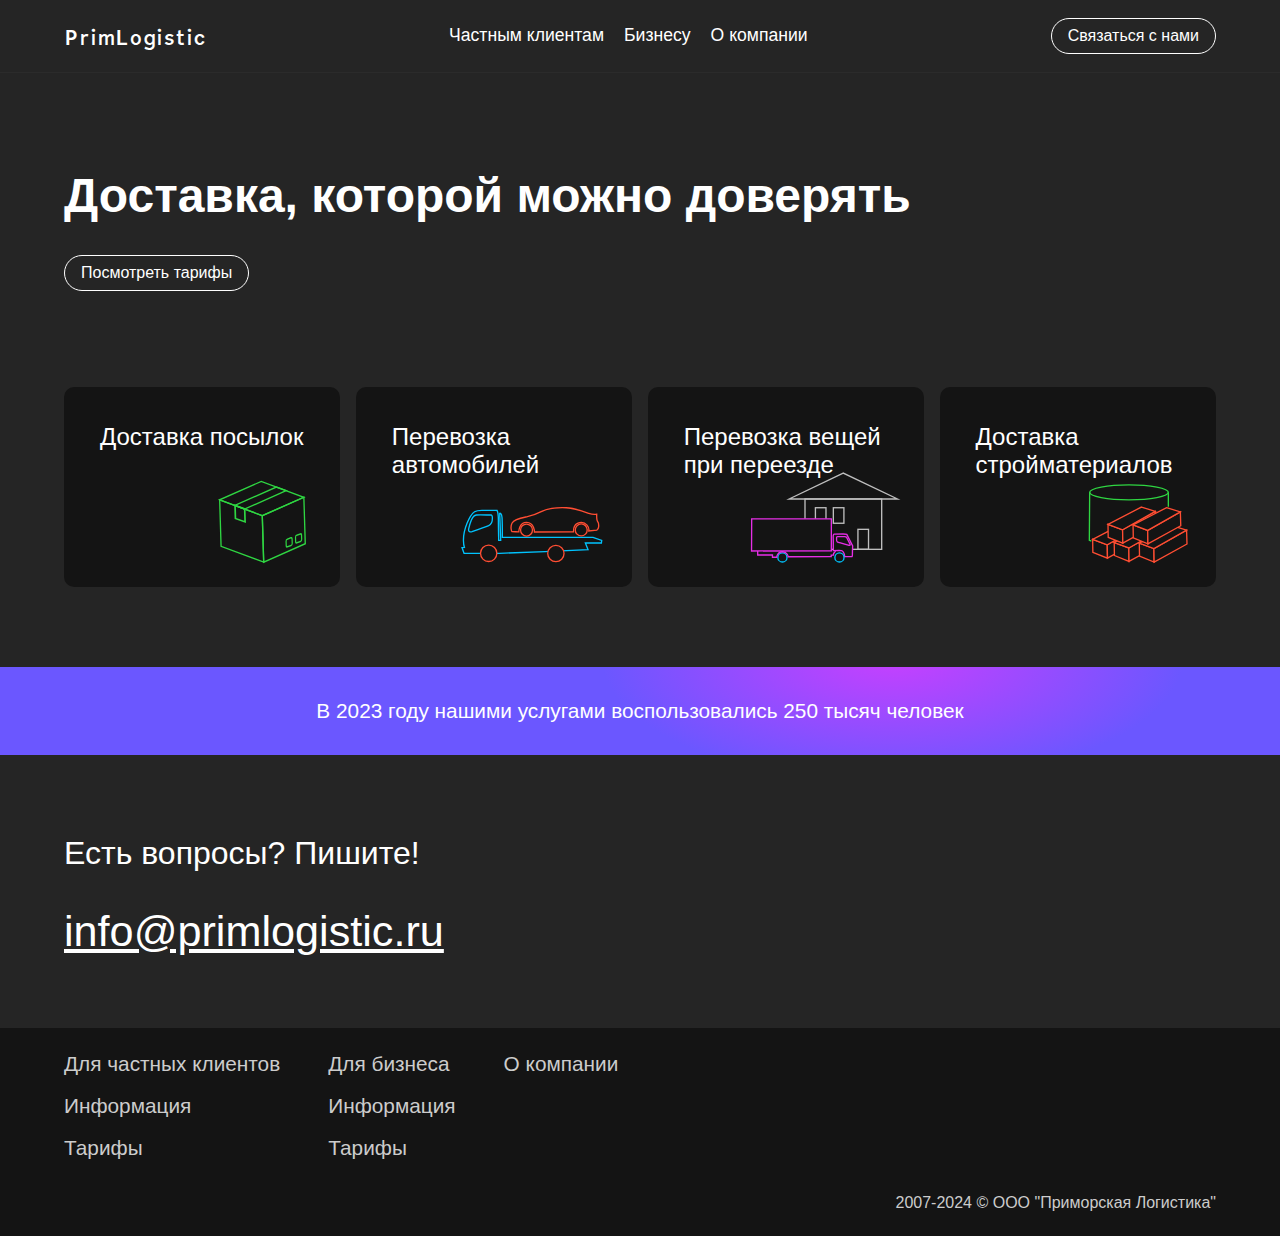
<file: Pages/forPrivates.html>
<!DOCTYPE html>
<html>
    <head>
        <meta charset="UTF-8">
        <link rel="stylesheet" href="../Style/general.css">
        <link rel="stylesheet" href="../Style/generalMedium.css">
        <link rel="stylesheet" href="../Style/generalMobile.css">
        <link rel="stylesheet" href="../Style/forPrivates.css">
        <link rel="stylesheet" href="../Style/forPrivatesMedium.css">
        <link rel="stylesheet" href="../Style/forPrivatesMobile.css">
        <title>Доставка для частных клиентов | PrimLogistic</title>
    </head>
    <body id="body">
        <header>
            <div class="header-cont">
                <a class="logo-place" href="../index.html">PrimLogistic</a>
                <nav>
                    <a class="nav-button" href="./forPrivates.html">Частным клиентам</a>
                    <a class="nav-button" href="./forBusiness.html">Бизнесу</a>
                    <a class="nav-button" href="./about.html">О компании</a>
                </nav>
                <button class="contact-button" onclick="openContacts()">Связаться с нами</button>
                <div class="menu-button open-button" onclick="openMobileMenu()"></div>
            </div>
            <div class="header-border"></div>
        </header>
        <main>
            <div class="desktop-cont">
                <div class="headline-place">
                    <h1>Доставка, которой можно доверять</h1>
                    <a class="to-prices-button" href="./privatesPrices.html">Посмотреть тарифы</a>
                </div>
                <div class="why-us">
                    <div class="why-us-content">
                        <div class="why-us-card card-1">Доставка посылок</div>
                        <div class="why-us-card card-2">Перевозка автомобилей</div>
                        <div class="why-us-card card-3">Перевозка вещей при переезде</div>
                        <div class="why-us-card card-4">Доставка стройматериалов</div>
                    </div>
                </div>
                <div class="contracts-wrapper">
                    <div class="contracts">В 2023 году нашими услугами воспользовались 250 тысяч человек</div>
                </div>
                <div class="any-questions">
                    <div class="any-questions-headline">Есть вопросы? Пишите!</div>
                    <div class="any-questions-content">info@primlogistic.ru</div>
                </div>
            </div>
            <div class="mobile-cont">
                <div class="headline-place">
                    <h1>Доставка, которой можно доверять</h1>
                    <a class="to-prices-button" href="./privatesPrices.html">Посмотреть тарифы</a>
                </div>
                <div class="why-us">
                    <div class="why-us-card card-1">Доставка посылок</div>
                    <div class="why-us-card card-2">Перевозка автомобилей</div>
                    <div class="why-us-card card-3">Перевозка вещей при переезде</div>
                    <div class="why-us-card card-4">Доставка стройматериалов</div>
                </div>
                <div class="contracts-wrapper">
                    <div class="contracts">В 2023 году нашими услугами воспользовались 250 тысяч человек</div>
                </div>
                <div class="any-questions">
                    <div class="any-questions-headline">Есть вопросы? Пишите!</div>
                    <div class="any-questions-content">info@primlogistic.ru</div>
                </div>
            </div>
        </main>
        <footer>
            <div class="footer-top">
                <div class="footer-column">
                    <div class="footer-line">Для частных клиентов</div>
                    <a class="footer-line footer-link" href="./forPrivates.html">Информация</a>
                    <a class="footer-line footer-link" href="./privatesPrices.html">Тарифы</a>
                </div>
                <div class="footer-column">
                    <div class="footer-line">Для бизнеса</div>
                    <a class="footer-line footer-link" href="./forBusiness.html">Информация</a>
                    <a class="footer-line footer-link" href="./businessPrices.html">Тарифы</a>
                </div>
                <div class="footer-column">
                    <a class="footer-line footer-link" href="./about.html">О компании</a>
                </div>
            </div>
            <div class="footer-bottom">
                <div class="social-media-container"></div>
                <div class="copyright">2007-2024 &copy; ООО "Приморская Логистика"</div>
            </div>
        </footer>
        <div class="mobile-menu" id="mob-menu">
            <div class="mobile-menu-header">
                <div class="menu-text">Меню</div>
                <div class="menu-button close-button" onclick="closeMobileMenu()"></div>
            </div>
            <div class="mobile-menu-container">
                <a class="mobile-menu-button" href="./forPrivates.html">Частным клиентам</a>
                <a class="mobile-menu-button" href="./forBusiness.html">Бизнесу</a>
                <a class="mobile-menu-button" href="./about.html">О компании</a>
            </div>
            <div class="mobile-contacts">
                <div class="mobile-contact-headline">Контакты для оформления доставки</div>
                <div class="mobile-contact">8-423-997-00-00</div>
                <div class="mobile-contact email">contact@primlogistic.ru</div>
            </div>
        </div>
        <div class="contacts-wrapper" id="contacts-wrapper">
            <div class="contacts">
                <div class="contacts-text">8-423-997-00-00</div>
                <div class="contacts-text">contact@primlogistic.ru</div>
                <div class="contacts-upper-text">Контакты для оформления доставки</div> 
                <button class="contacts-button" onclick="closeContacts()"></button>
            </div>
        </div>
        
        <script src="../Scripts/contacts.js"></script>
        <script src="../Scripts/mobileMenu.js"></script>
    </body>
</html>
</file>
<file: Style/general.css>
@font-face {
    font-family: 'Russian Road Sign';
    src: url('../Fonts/russianroadsign_medium.otf');
}

* {
    padding: 0;
    margin: 0;
    box-sizing: border-box;
    font-family: Trebuchet MS, Arial, sans-serif;
}

header {    
    width: 100%;
    /* background-color: #202020; */
    background-color: #252525;
    position: fixed;
    top: 0;
    left: 0;    
    z-index: 10;
}

.header-cont {
    width: 90%;
    height: 4.5em;
    margin: 0 auto;
    color: #fff;
    display: flex;
    align-items: center;
    justify-content: space-between;
}

.logo-place {
    font-family: 'Russian Road Sign';
    font-size: 1.7em;
}

.logo-place-alt {
    font-family: 'Russian Road Sign';
    font-size: 1.7em;
    display: none;
}

nav {
    font-size: 1.1em;
    display: flex;
    gap: 20px;
}

a {
    text-decoration: none;
    color: inherit;
}

.nav-button {
    padding: .3em 0;
    border-bottom: 1px solid transparent;
    display: block;
    transition: all .3s;
    cursor: pointer;
}

.nav-button:hover {
    border-color: #fff;
}

.contact-button {
    padding: .5em 1em;
    background-color: transparent;
    color: #fff;
    border: 1px solid #fff;
    border-radius: 50px;
    font-size: 1em;
    transition: all .3s ease-in;
    cursor: pointer;
}

.contact-button:hover {
    background-color: #fff;
    color: #252525;
}

.menu-button {
    display: none;
}

.header-border {
    border-bottom: 1px solid #2b2b2b;
}

.mobile-menu {
    display: none;
}

.contacts-wrapper {
    height: 100vh;
    width: 100%;
    padding-bottom: 1.2em;
    display: flex;
    flex-direction: column;
    justify-content: flex-end;
    position: fixed;
    top: 100vh;
    left: 0;
    z-index: 11;
    overflow: hidden;
    transition: top .3s;
}

.contacts {
    min-height: 300px;
    width: 90%;
    margin: 0 auto;
    padding: 3.6em;
    background-color: black;
    border-radius: 20px;
    display: flex;
    justify-content: space-between;
    align-items: center;
    flex-wrap: wrap;
    position: relative;
}

.contacts-text {
    font-size: 4em;
    color: #fff;
}

.contacts-upper-text {
    font-size: 1.2em;
    color: #fff;
    position: absolute;
    top: 1em;
    left: 1em;
}

.contacts-button {
    height: 2.2em;
    width: 2.2em;
    background-image: url('../Images/Cross.svg');
    background-color: transparent;
    background-size: 100% 100%;
    border: none;
    position: absolute;
    top: 1em;
    right: 1em;
    cursor: pointer;
}

footer {
    padding: 1.5em 0;
    background-color: #141414;
    color: #ccc;
}

.footer-top {
    width: 90%;
    margin: 0 auto;
    display: flex;
    flex-wrap: wrap;
    row-gap: 3em;
    column-gap: 3em;
}

.footer-column {
    display: flex;
    flex-direction: column;
    row-gap: 1em;
}

.footer-line {
    width: fit-content;
    font-size: 1.3em;
    border-bottom: 2px solid transparent;
    display: block;
    transition: border-color .3s;
}

.footer-link:hover {
    border-color: #ccc;
}

.footer-bottom {
    width: 90%;
    margin: 2em auto 0 auto;
    display: flex;
    flex-wrap: wrap;
    justify-content: space-between;
}

.social-media-container {
    display: flex;
    column-gap: 1.1em;
}

.social-media-icon {
    height: 1.5em;
    width: 1.5em;
    background-color: aliceblue;
    cursor: pointer;
}
</file>
<file: Style/generalMedium.css>
@media screen and (max-width: 800px) and (orientation: landscape) {
    .logo-place {
        display: none;
    }
    
    .logo-place-alt {
        display: block;
    }
    
    nav {
        font-size: 1.05em;
        gap: 10px;
    }

    .contact-button {
        padding: .5em 1em;
        background-color: transparent;
        color: #fff;
        border: 1px solid #fff;
        border-radius: 50px;
        font-size: .9em;
        transition: all .3s ease-in;
        cursor: pointer;
    }
}
</file>
<file: Style/generalMobile.css>
@media screen and (max-width: 1000px) and (orientation: portrait) {
    .header-cont {
        height: 10vh;
    }

    .logo-place {
        font-size: 4vh;
    }

    nav {
        display: none;
    }

    .contact-button {
        display: none;
    }

    .menu-button {
        height: 4vh;
        width: 4vh;
        display: block;
    }

    .open-button {
        background-image: url('../Images/Stripes.svg');
        background-size: 100% 100%;
    }

    .close-button {
        background-image: url('../Images/Cross.svg');
        background-size: 100% 100%;
    }

    .mobile-menu {
        height: 100vh;
        width: 100%;
        background-color: #252525;
        display: block;
        position: fixed;
        top: 0;
        left: 100%;
        z-index: 11;
        transition: left .2s;
    }

    .mobile-menu-header {
        height: 10vh;
        width: 90%;
        margin: 0 auto;
        display: flex;
        justify-content: space-between;
        align-items: center;
    }

    .menu-text {
        font-size: 3.3vh;
        color: #fff;
    }

    .mobile-menu-container {
        width: 90%;
        margin: 0 auto;
        padding: 3vh 0;
        display: flex;
        flex-direction: column;
        row-gap: 3vh;
    }

    .mobile-menu-button {
        font-size: 4vh;
        color: #fff;
    }

    .mobile-contacts {
        border-top: 2px solid #fff;
        color: #fff;
    }

    .mobile-contact-headline {
        width: 90%;
        margin: 0 auto;
        padding: 2vh 0;
        font-size: 2vh;
    }

    .mobile-contact {
        width: 90%;
        margin: 0 auto;
        padding: 2vh 0;
        font-size: 3vh;
    }

    .email {
        text-decoration: underline;
    }

    footer {
        padding: 3vh 0;
    }

    .footer-top {
        justify-content: space-between;
        row-gap: 3.5vh;
        column-gap: 0;
    }

    .footer-column {
        width: 47%;
        row-gap: 2vh;
    }

    .footer-line {
        font-size: 2.2vh;
        border: none;
    }

    .footer-bottom {
        margin: 3.5vh auto 0 auto;
        row-gap: 2vh;
    }
    
    .social-media-container {
        width: 100%;
        column-gap: 5vw;
    }

    .social-media-icon {
        height: 4vh;
        width: 4vh;
    }

    .copyright {
        font-size: 1.6vh;
    }
}
</file>
<file: Style/forPrivates.css>
body {
    width: 100%;
    min-height: 100vh;
    background-color: #252525;
}

main {
    padding-top: 4.5em;
    padding-bottom: 4.5em;
}

.headline-place {
    width: 90%;
    padding: 6em 0;
    margin: 0 auto;
}

h1 {
    color: #fff;
    font-size: 3em;
}

.to-prices-button {
    width: fit-content;
    margin-top: 2em;
    padding: .5em 1em;
    background-color: transparent;
    color: #fff;
    border: 1px solid #fff;
    border-radius: 50px;
    font-size: 1em;
    display: block;
    transition: all .3s ease-in;
    cursor: pointer;
}

.to-prices-button:hover {
    background-color: #fff;
    color: #252525;
}

.why-us {
    width: 90%;
    margin: 0 auto;
}

.why-us-content {
    display: flex;
    justify-content: space-between;
}

.why-us-card {
    width: 24%;
    min-height: 200px;
    padding: 1.5em;
    background-color: #141414;
    border-radius: 10px;
    background-size: auto 100%;
    background-position: bottom right;
    background-repeat: no-repeat;
    font-size: 1.5em;
    color: #fff;
}

.card-1 {
    background-image: url('../Images/Box.svg');
}

.card-2 {
    background-image: url('../Images/CarDelivery.svg');
}

.card-3 {
    background-image: url('../Images/HouseMoving.svg');
}

.card-4 {
    background-image: url('../Images/BuildingMats.svg');
}

.contracts-wrapper {
    width: 100%;
    padding: 2em 0;
    margin: 5em 0;
    background: radial-gradient(22.76% 146.52% at 69.73% -12.86%,#c241ff 6.65%,#6b57ff 100%);
}

.contracts {
    width: 90%;
    margin: 0 auto;
    font-size: 1.3em;
    color: #fff;
    text-align: center;
}

.any-questions {
    width: 90%;
    margin: 3em auto 0 auto;
}

.any-questions-headline {
    color: #fff;
    font-size: 2em;
}

.any-questions-content {
    margin-top: .8em;
    color: #fff;
    font-size: 2.7em;
    text-decoration: underline;
}

.mobile-cont {
    display: none;
}
</file>
<file: Style/forPrivatesMedium.css>
@media screen and (max-width: 1200px) and (orientation: landscape) {
    .why-us-content {
        flex-wrap: wrap;
        row-gap: 1em;
    }

    .why-us-card {
        width: 49%;
    }
}
</file>
<file: Style/forPrivatesMobile.css>
@media screen and (max-width: 1000px) and (orientation: portrait) {
    .desktop-cont {
        display: none;
    }

    .mobile-cont {
        display: block;
    }

    main {
        padding: 10vh 0;
    }

    .headline-place {
        width: 90%;
        padding: 6vh 0;
        margin: 0 auto;
    }

    h1 {
        font-size: 3.1vh;
    }

    .to-prices-button {
        width: auto;
        margin-top: 2.5vh;
        padding: 1vh 4vh;
        font-size: 2vh;
        border-width: 3px;
        text-align: center;
    }

    .why-us {
        display: flex;
        flex-direction: column;
        gap: 2vh;
    }

    .why-us-card {
        width: 100%;
        min-height: 0;
        height: 12vh;
        padding: 2vh;
        font-size: 2.7vh;
    }

    .contracts-wrapper {
        padding: 3.5vh 0;
        margin: 4vh 0;
    }

    .contracts {
        font-size: 2.4vh;
    }

    .any-questions-headline {
        font-size: 3vh;
    }

    .any-questions-content {
        font-size: 3.8vh;
    }
}
</file>
